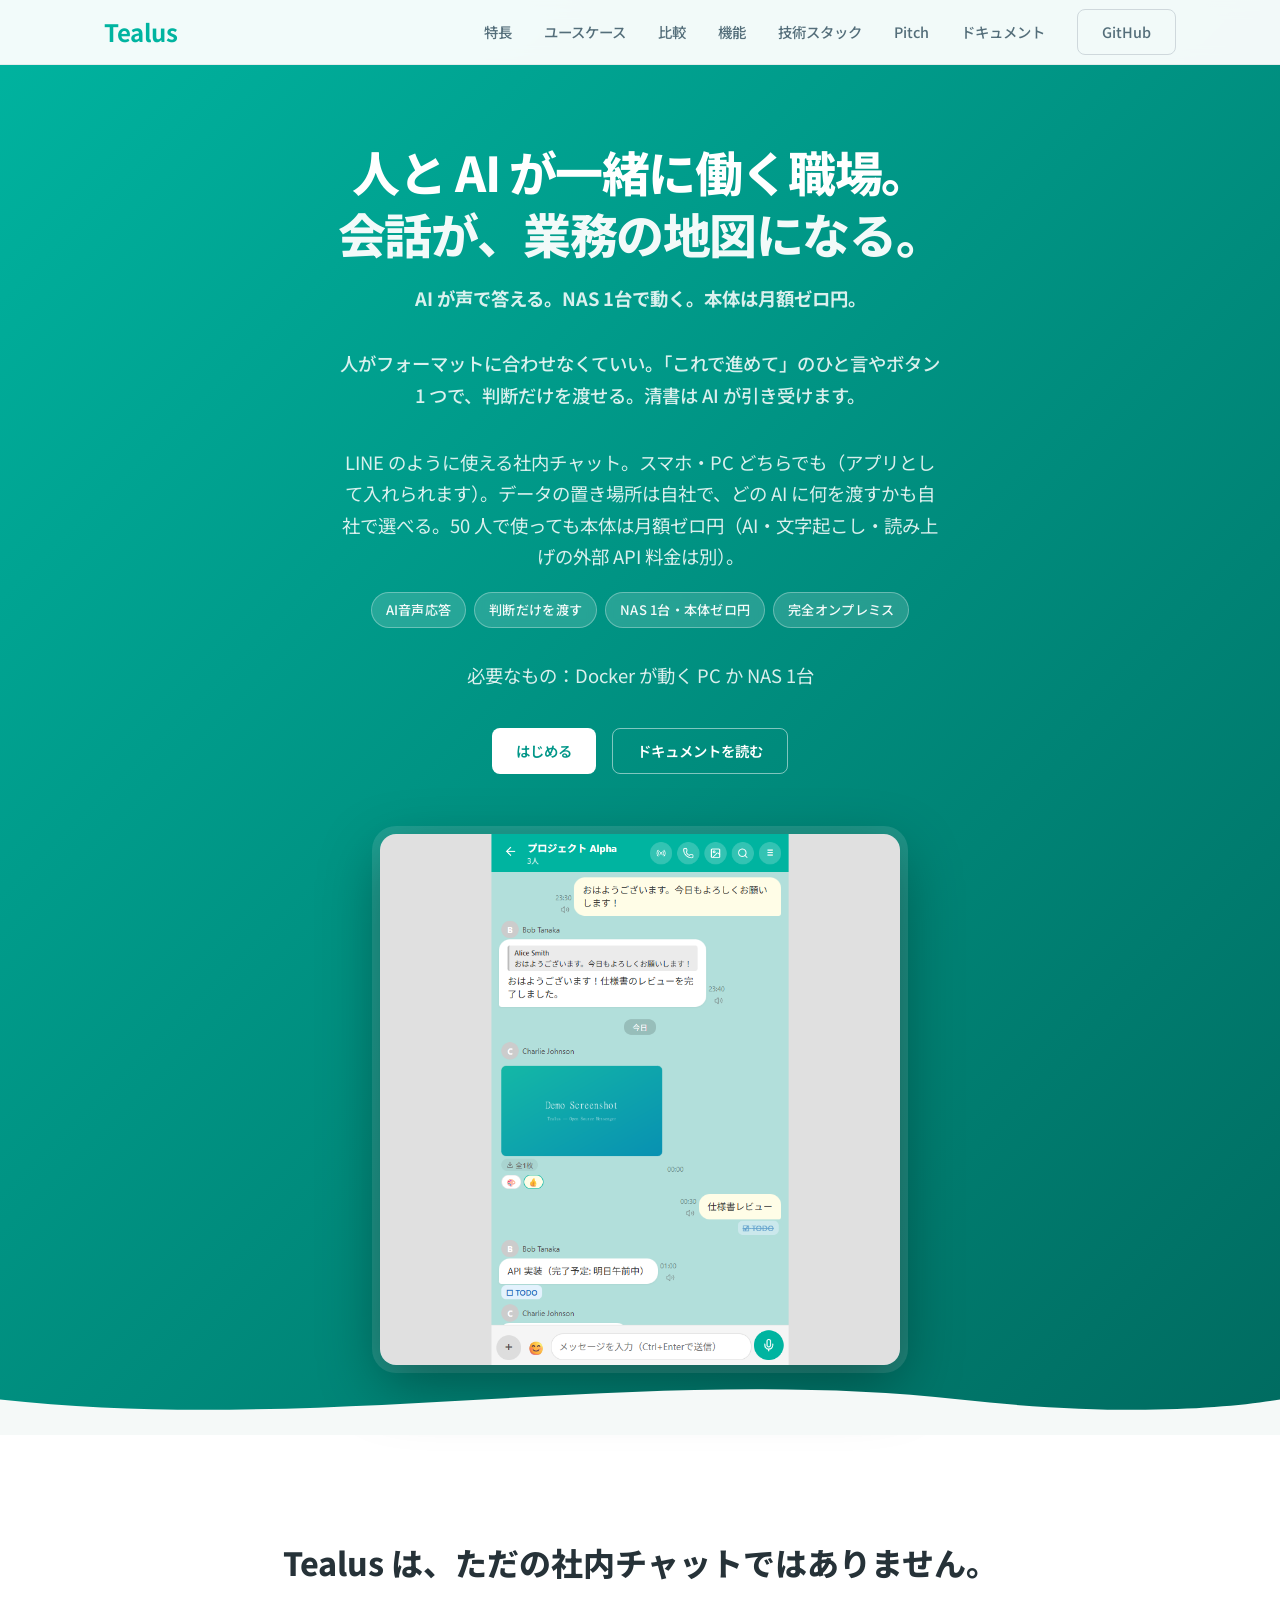
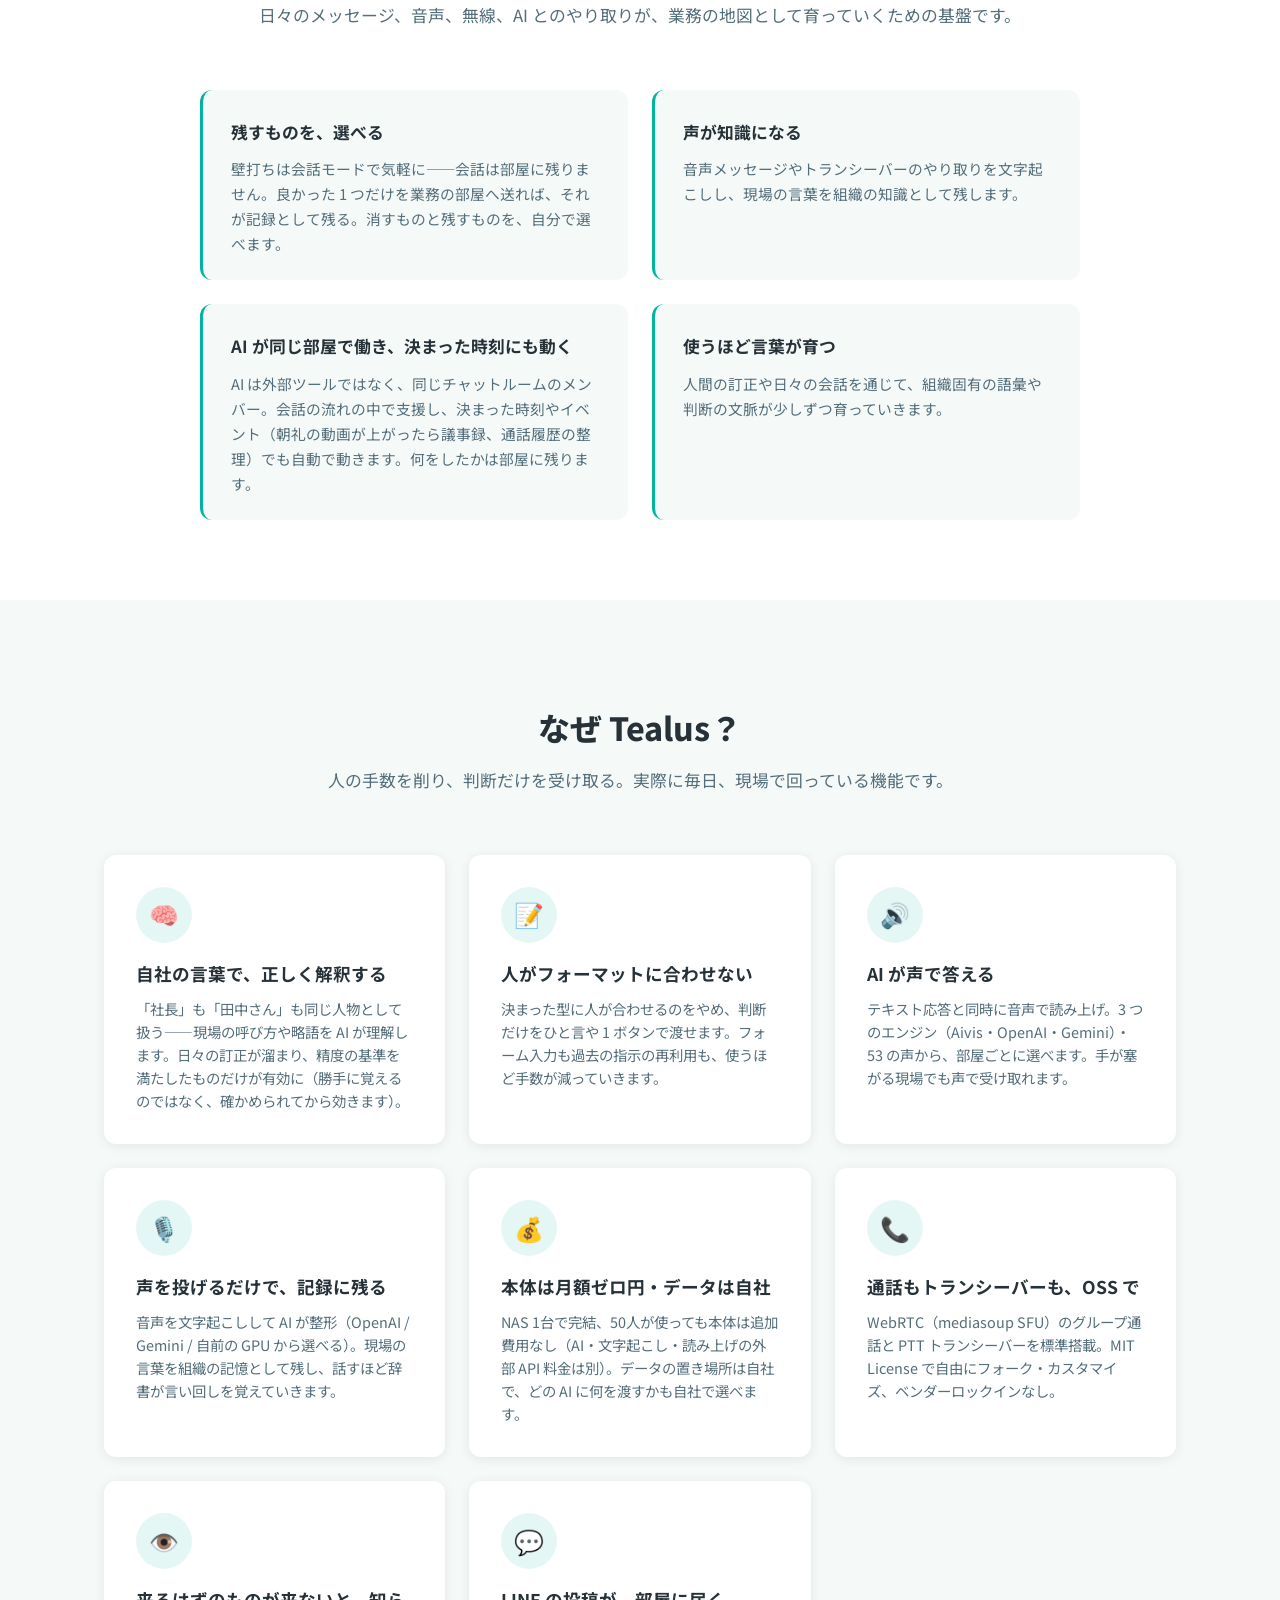
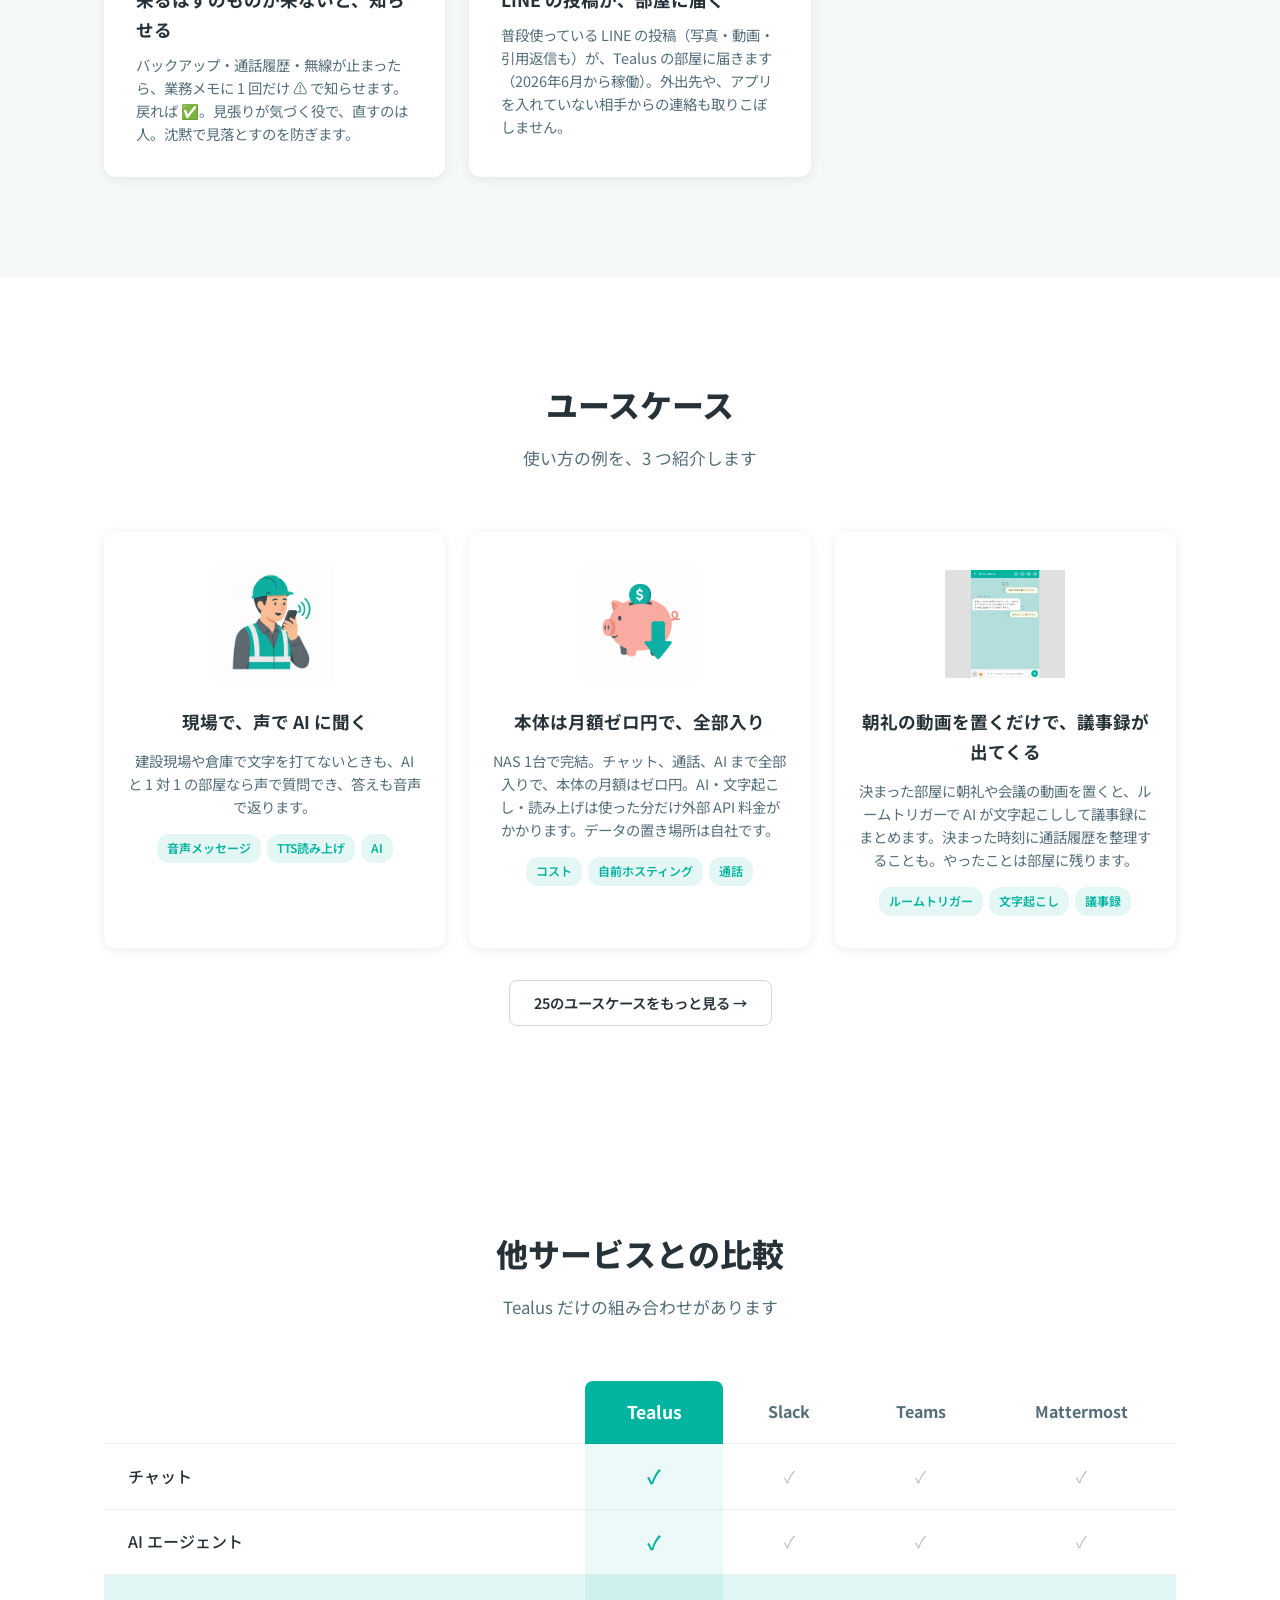
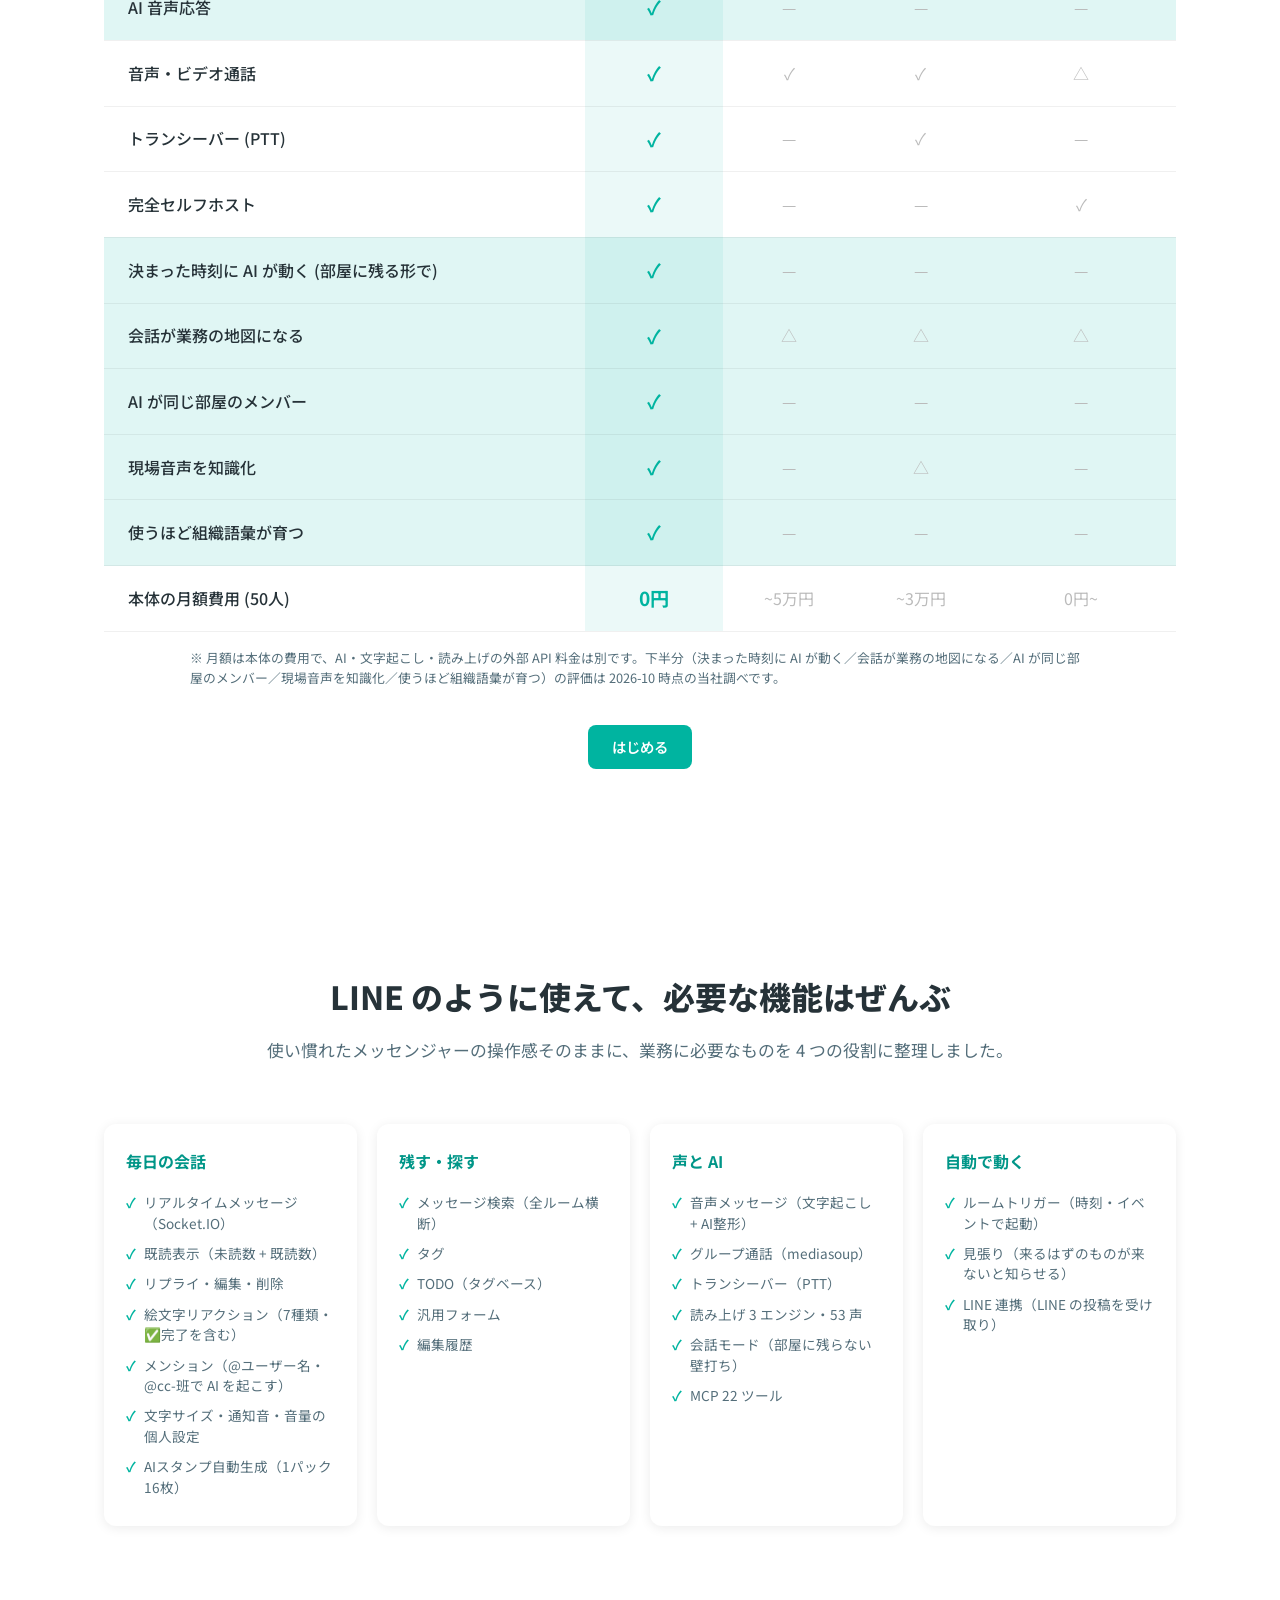
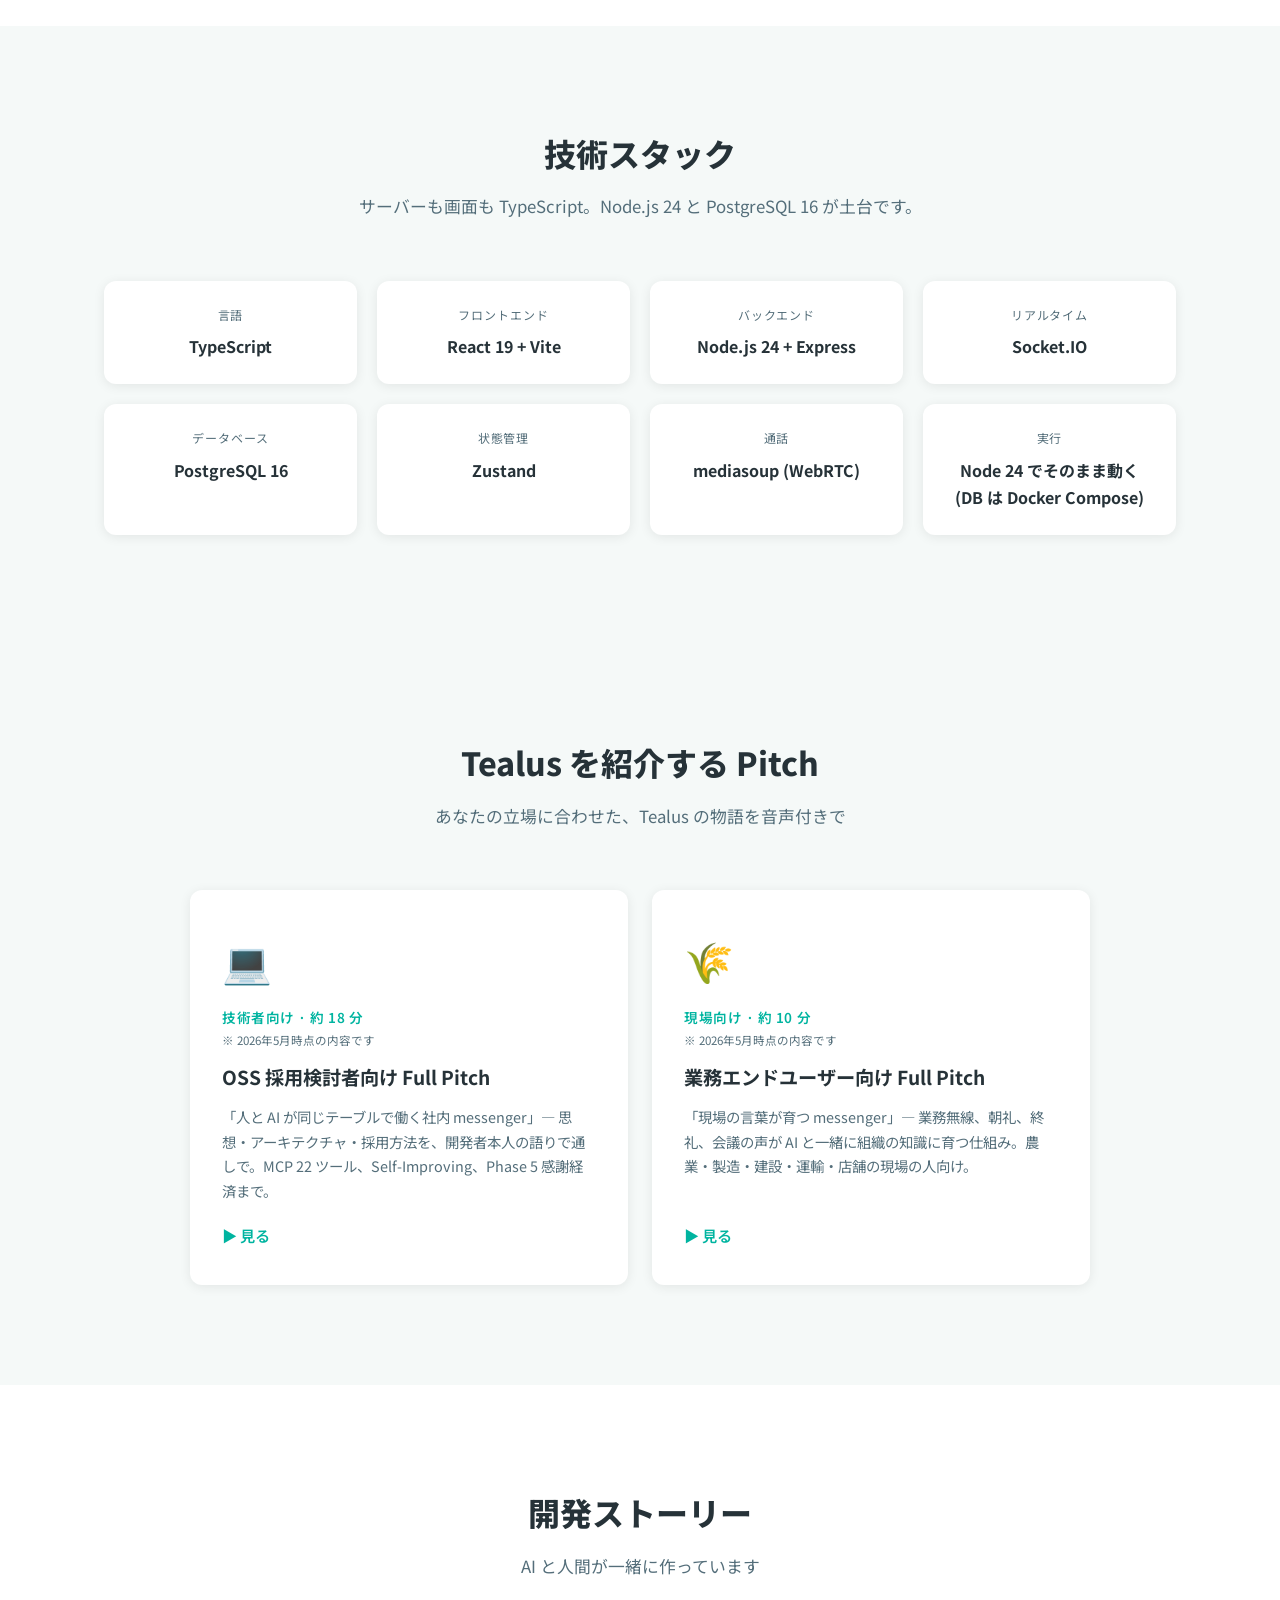
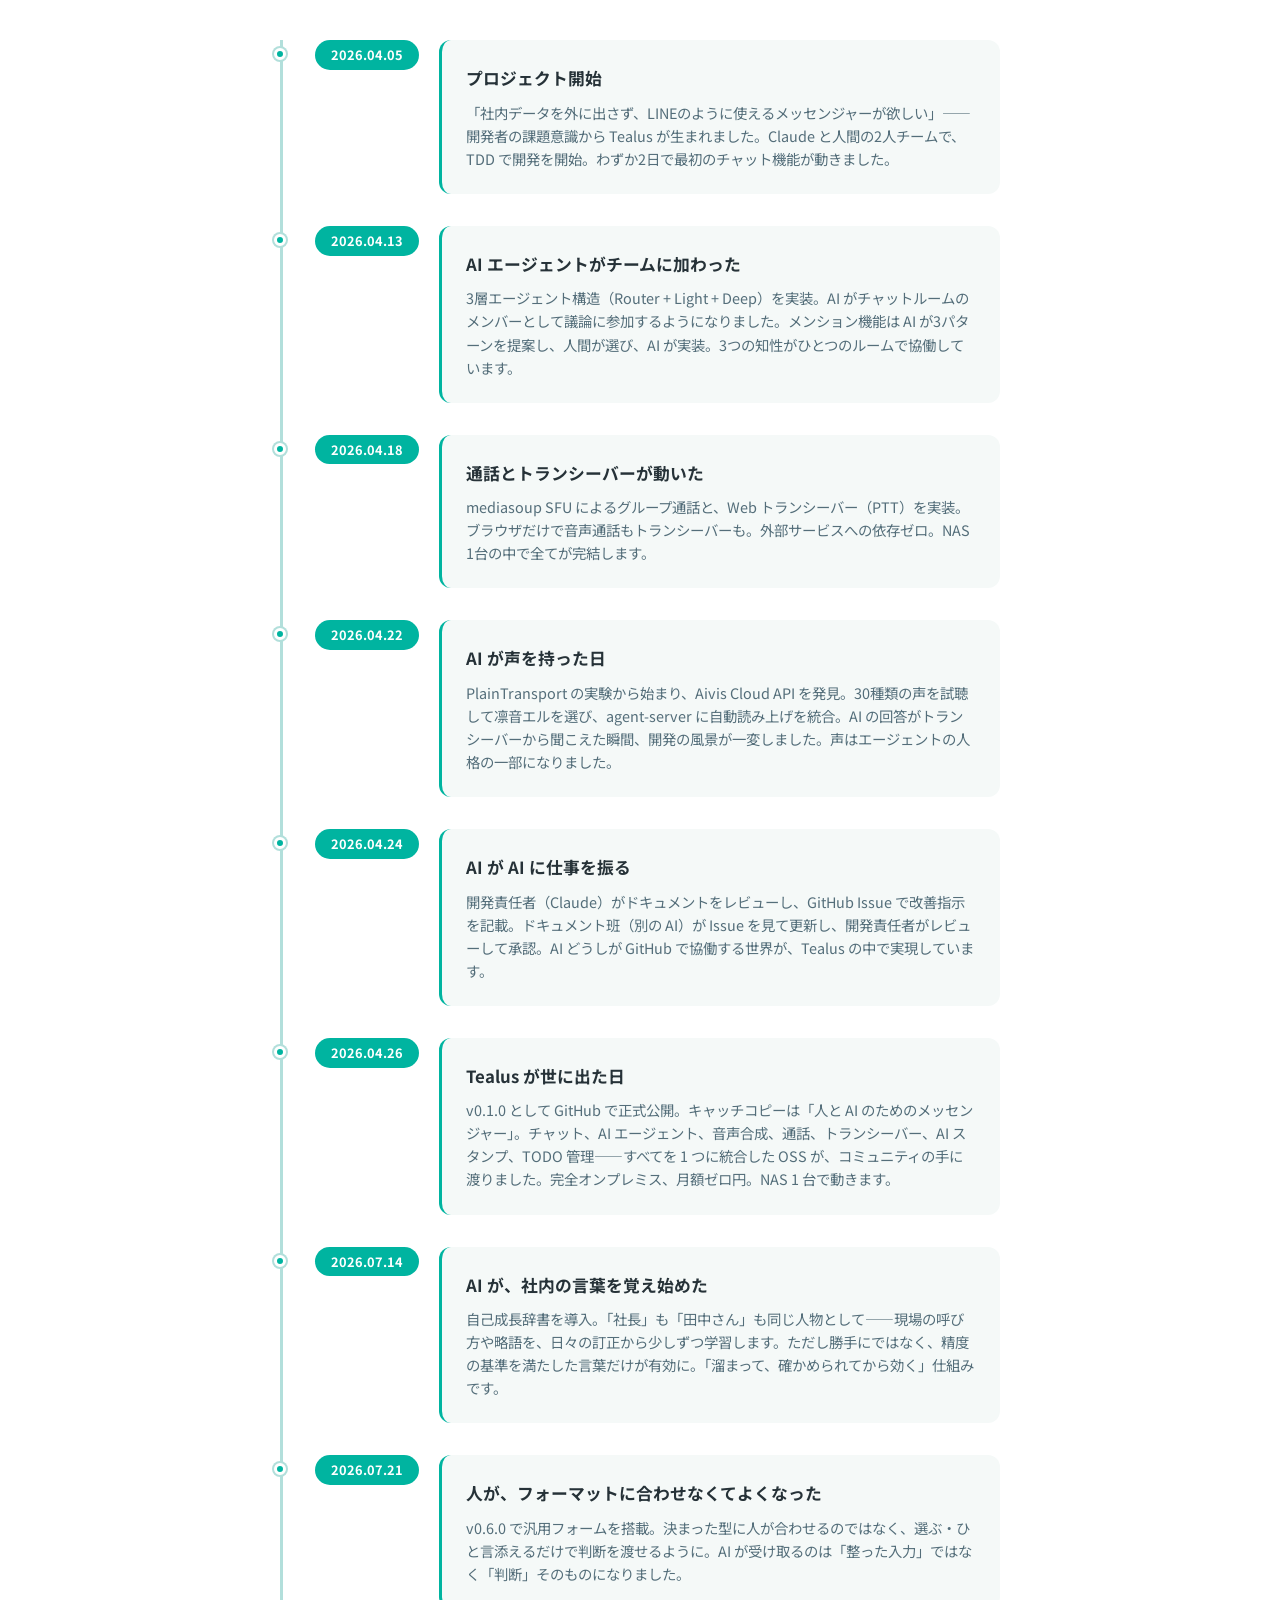
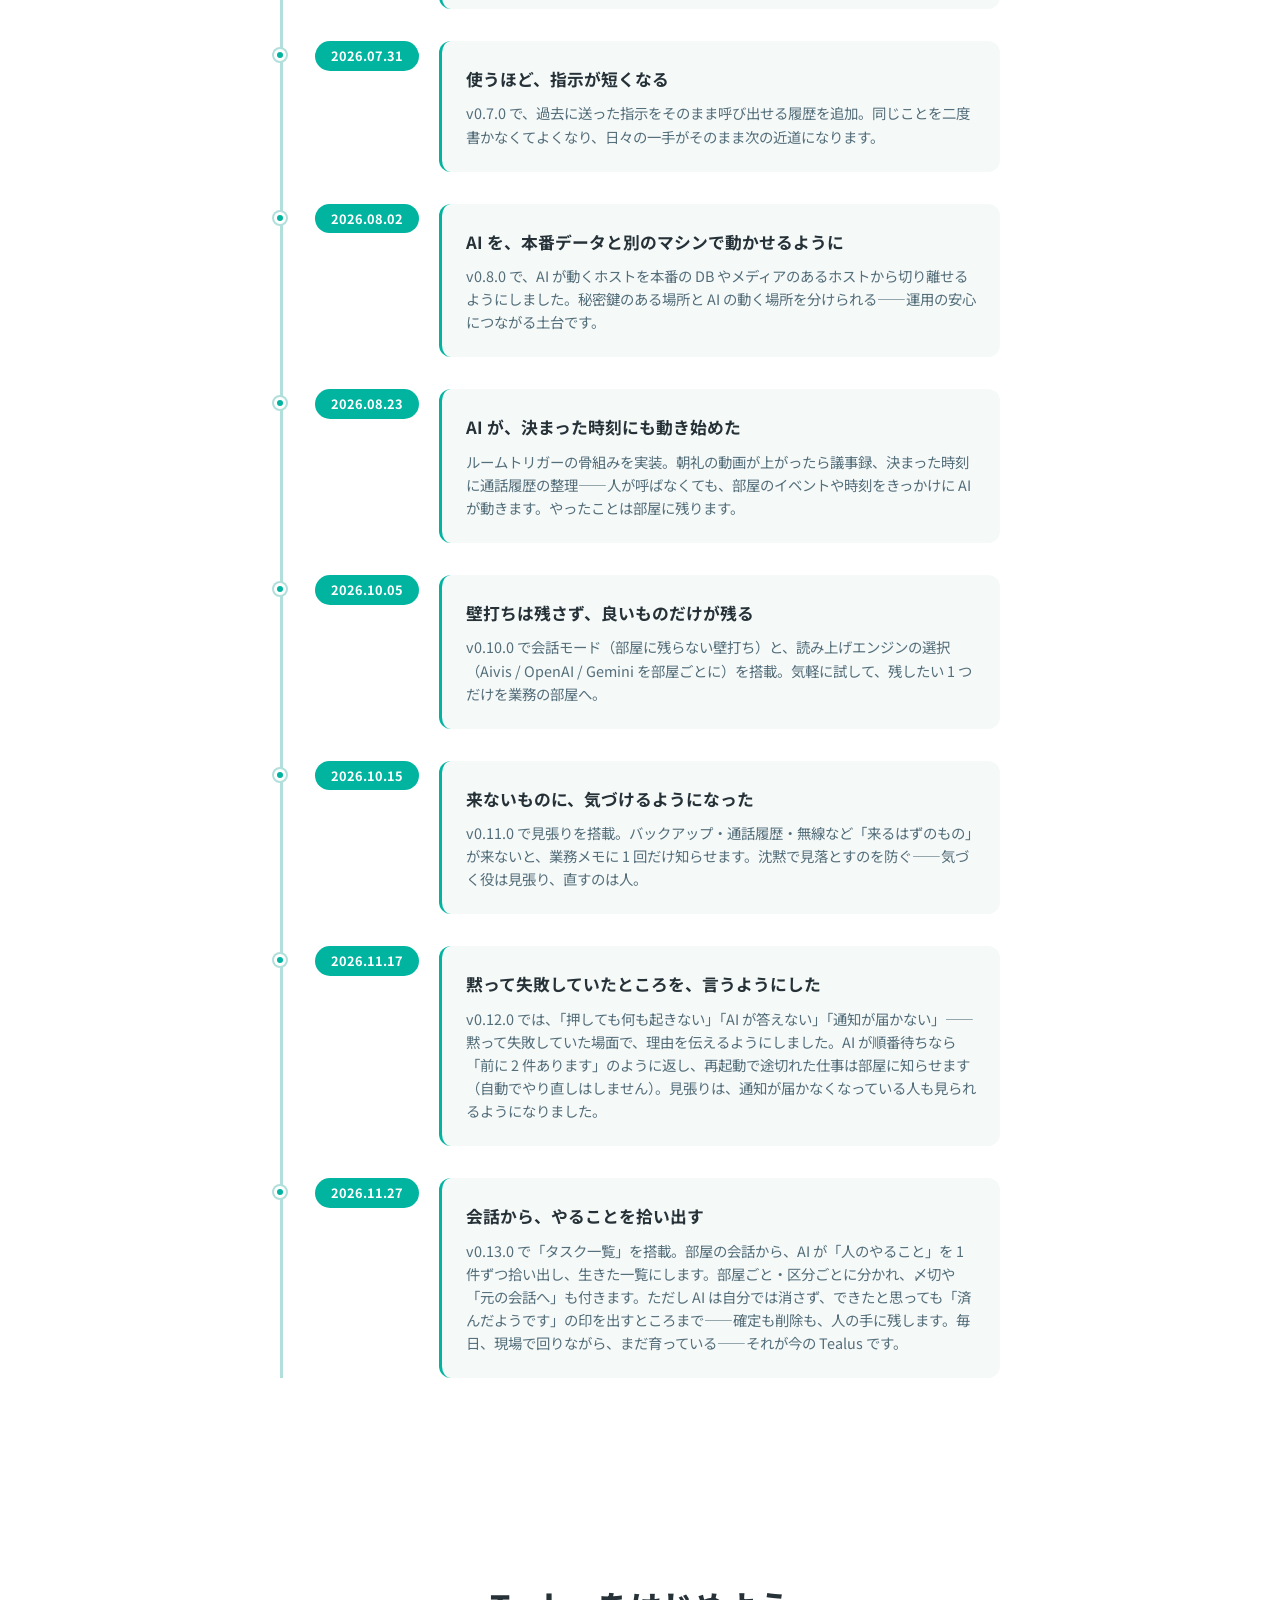
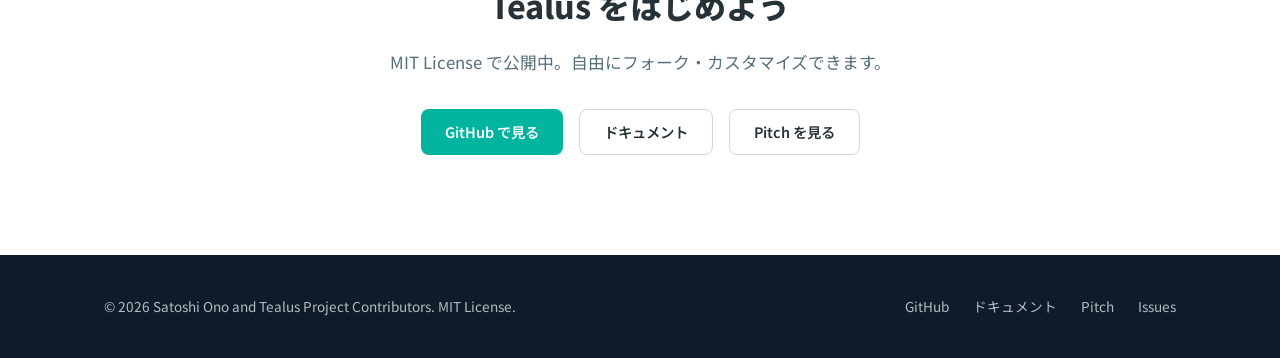
<file: index.html>
<!DOCTYPE html>
<html lang="ja">
<head>
  <meta charset="UTF-8">
  <meta name="viewport" content="width=device-width, initial-scale=1.0">
  <title>Tealus — 人と AI が一緒に働く職場。会話が、業務の地図になる。</title>
  <meta name="description" content="人と AI が同じ部屋で働く社内メッセンジャー。判断だけを渡せば、日々のチャット・音声・無線が業務の地図になる。AI が声で答え、社内の言葉を覚える。データの置き場所は自社、どの AI に何を渡すかも自社で選べる。NAS 1台・本体は月額ゼロ円。">
  <link rel="preconnect" href="https://fonts.googleapis.com">
  <link rel="preconnect" href="https://fonts.gstatic.com" crossorigin>
  <link href="https://fonts.googleapis.com/css2?family=Noto+Sans+JP:wght@400;500;600;700;800&display=swap" rel="stylesheet">
  <link rel="stylesheet" href="assets/css/style.css">
  <link rel="icon" type="image/svg+xml" href="data:image/svg+xml,<svg xmlns='http://www.w3.org/2000/svg' viewBox='0 0 100 100'><text y='.9em' font-size='90'>💬</text></svg>">
  <meta property="og:title" content="Tealus — 人と AI が一緒に働く職場。会話が、業務の地図になる。">
  <meta property="og:description" content="人と AI が同じ部屋で働く社内メッセンジャー。判断だけを渡せば、日々のチャット・音声・無線が業務の地図になる。AI が声で答え、社内の言葉を覚える。データの置き場所は自社、どの AI に何を渡すかも自社で選べる。NAS 1台・本体は月額ゼロ円。">
  <meta property="og:type" content="website">
  <meta property="og:url" content="https://tealus.dev/">
  <meta property="og:site_name" content="Tealus">
  <meta property="og:image" content="https://tealus.dev/assets/images/og-image-v2.png">
  <meta property="og:image:secure_url" content="https://tealus.dev/assets/images/og-image-v2.png">
  <meta property="og:image:type" content="image/png">
  <meta property="og:image:width" content="1200">
  <meta property="og:image:height" content="630">
  <meta property="og:image:alt" content="Tealus — 人と AI が同じテーブルで働く社内メッセンジャー">
  <meta name="twitter:card" content="summary_large_image">
  <meta name="twitter:title" content="Tealus — 人と AI が一緒に働く職場。会話が、業務の地図になる。">
  <meta name="twitter:description" content="人と AI が同じ部屋で働く社内メッセンジャー。判断だけを渡せば、会話が業務の地図になる。AI が声で答え、社内の言葉を覚える。データの置き場所は自社、本体は月額ゼロ円。">
  <meta name="twitter:image" content="https://tealus.dev/assets/images/og-image-v2.png">
</head>
<body>

  <!-- Header -->
  <header class="header">
    <div class="container">
      <div class="logo">Tealus</div>
      <nav class="nav">
        <a href="#features">特長</a>
        <a href="#usecases">ユースケース</a>
        <a href="#comparison">比較</a>
        <a href="#capabilities">機能</a>
        <a href="#techstack">技術スタック</a>
        <a href="#pitches">Pitch</a>
        <a href="https://docs.tealus.dev" target="_blank">ドキュメント</a>
        <a href="https://github.com/gamasenninn/tealus" target="_blank" class="btn btn-outline">GitHub</a>
      </nav>
    </div>
  </header>

  <!-- Hero -->
  <section class="hero">
    <div class="container">
      <h1>人と AI が一緒に働く職場。<br><span>会話が、業務の地図になる。</span></h1>
      <p class="hero-lead">AI が声で答える。NAS 1台で動く。本体は月額ゼロ円。</p>
      <p class="hero-sub">人がフォーマットに合わせなくていい。「これで進めて」のひと言やボタン 1 つで、判断だけを渡せる。清書は AI が引き受けます。</p>
      <p>LINE のように使える社内チャット。スマホ・PC どちらでも（アプリとして入れられます）。データの置き場所は自社で、どの AI に何を渡すかも自社で選べる。50 人で使っても本体は月額ゼロ円（AI・文字起こし・読み上げの外部 API 料金は別）。</p>
      <div class="hero-badges">
        <span class="hero-badge">AI音声応答</span>
        <span class="hero-badge">判断だけを渡す</span>
        <span class="hero-badge">NAS 1台・本体ゼロ円</span>
        <span class="hero-badge">完全オンプレミス</span>
      </div>
      <p class="hero-req">必要なもの：Docker が動く PC か NAS 1台</p>
      <div class="hero-buttons">
        <a href="https://docs.tealus.dev/admin/server-setup/" class="btn btn-primary">はじめる</a>
        <a href="https://docs.tealus.dev" class="btn btn-outline">ドキュメントを読む</a>
      </div>
      <div class="hero-visual">
        <img src="assets/images/hero-chat.png" alt="Tealus チャット画面" class="hero-img">
      </div>
    </div>
    <svg class="hero-wave" viewBox="0 0 1440 80" xmlns="http://www.w3.org/2000/svg" preserveAspectRatio="none">
      <path d="M0,40 C360,80 720,0 1080,40 C1260,60 1380,50 1440,40 L1440,80 L0,80 Z" fill="#F5F9F8"/>
    </svg>
  </section>

  <!-- Concept -->
  <section class="concept">
    <div class="container">
      <div class="section-title">
        <h2>Tealus は、ただの社内チャットではありません。</h2>
        <p>日々のメッセージ、音声、無線、AI とのやり取りが、業務の地図として育っていくための基盤です。</p>
      </div>
      <div class="concept-grid">
        <div class="concept-card">
          <h3>残すものを、選べる</h3>
          <p>壁打ちは会話モードで気軽に——会話は部屋に残りません。良かった 1 つだけを業務の部屋へ送れば、それが記録として残る。消すものと残すものを、自分で選べます。</p>
        </div>
        <div class="concept-card">
          <h3>声が知識になる</h3>
          <p>音声メッセージやトランシーバーのやり取りを文字起こしし、現場の言葉を組織の知識として残します。</p>
        </div>
        <div class="concept-card">
          <h3>AI が同じ部屋で働き、決まった時刻にも動く</h3>
          <p>AI は外部ツールではなく、同じチャットルームのメンバー。会話の流れの中で支援し、決まった時刻やイベント（朝礼の動画が上がったら議事録、通話履歴の整理）でも自動で動きます。何をしたかは部屋に残ります。</p>
        </div>
        <div class="concept-card">
          <h3>使うほど言葉が育つ</h3>
          <p>人間の訂正や日々の会話を通じて、組織固有の語彙や判断の文脈が少しずつ育っていきます。</p>
        </div>
      </div>
    </div>
  </section>

  <!-- Features -->
  <section class="features" id="features">
    <div class="container">
      <div class="section-title">
        <h2>なぜ Tealus？</h2>
        <p>人の手数を削り、判断だけを受け取る。実際に毎日、現場で回っている機能です。</p>
      </div>
      <div class="features-grid">
        <div class="feature-card">
          <div class="feature-icon">🧠</div>
          <h3>自社の言葉で、正しく解釈する</h3>
          <p>「社長」も「田中さん」も同じ人物として扱う——現場の呼び方や略語を AI が理解します。日々の訂正が溜まり、精度の基準を満たしたものだけが有効に（勝手に覚えるのではなく、確かめられてから効きます）。</p>
        </div>
        <div class="feature-card">
          <div class="feature-icon">📝</div>
          <h3>人がフォーマットに合わせない</h3>
          <p>決まった型に人が合わせるのをやめ、判断だけをひと言や 1 ボタンで渡せます。フォーム入力も過去の指示の再利用も、使うほど手数が減っていきます。</p>
        </div>
        <div class="feature-card">
          <div class="feature-icon">🔊</div>
          <h3>AI が声で答える</h3>
          <p>テキスト応答と同時に音声で読み上げ。3 つのエンジン（Aivis・OpenAI・Gemini）・53 の声から、部屋ごとに選べます。手が塞がる現場でも声で受け取れます。</p>
        </div>
        <div class="feature-card">
          <div class="feature-icon">🎙️</div>
          <h3>声を投げるだけで、記録に残る</h3>
          <p>音声を文字起こしして AI が整形（OpenAI / Gemini / 自前の GPU から選べる）。現場の言葉を組織の記憶として残し、話すほど辞書が言い回しを覚えていきます。</p>
        </div>
        <div class="feature-card">
          <div class="feature-icon">💰</div>
          <h3>本体は月額ゼロ円・データは自社</h3>
          <p>NAS 1台で完結、50人が使っても本体は追加費用なし（AI・文字起こし・読み上げの外部 API 料金は別）。データの置き場所は自社で、どの AI に何を渡すかも自社で選べます。</p>
        </div>
        <div class="feature-card">
          <div class="feature-icon">📞</div>
          <h3>通話もトランシーバーも、OSS で</h3>
          <p>WebRTC（mediasoup SFU）のグループ通話と PTT トランシーバーを標準搭載。MIT License で自由にフォーク・カスタマイズ、ベンダーロックインなし。</p>
        </div>
        <div class="feature-card">
          <div class="feature-icon">👁️</div>
          <h3>来るはずのものが来ないと、知らせる</h3>
          <p>バックアップ・通話履歴・無線が止まったら、業務メモに 1 回だけ ⚠️ で知らせます。戻れば ✅。見張りが気づく役で、直すのは人。沈黙で見落とすのを防ぎます。</p>
        </div>
        <div class="feature-card">
          <div class="feature-icon">💬</div>
          <h3>LINE の投稿が、部屋に届く</h3>
          <p>普段使っている LINE の投稿（写真・動画・引用返信も）が、Tealus の部屋に届きます（2026年6月から稼働）。外出先や、アプリを入れていない相手からの連絡も取りこぼしません。</p>
        </div>
      </div>
    </div>
  </section>

  <!-- Usecases -->
  <section class="usecases" id="usecases">
    <div class="container">
      <div class="section-title">
        <h2>ユースケース</h2>
        <p>使い方の例を、3 つ紹介します</p>
      </div>
      <div class="usecases-grid">
        <div class="usecase-card">
          <img src="assets/images/uc-construction.png" alt="現場で、声で AI に聞く" class="usecase-img">
          <h3>現場で、声で AI に聞く</h3>
          <p>建設現場や倉庫で文字を打てないときも、AI と 1 対 1 の部屋なら声で質問でき、答えも音声で返ります。</p>
          <div class="usecase-tags">
            <span class="usecase-tag">音声メッセージ</span>
            <span class="usecase-tag">TTS読み上げ</span>
            <span class="usecase-tag">AI</span>
          </div>
        </div>
        <div class="usecase-card">
          <img src="assets/images/uc-cost.png" alt="本体は月額ゼロ円で全部入り" class="usecase-img">
          <h3>本体は月額ゼロ円で、全部入り</h3>
          <p>NAS 1台で完結。チャット、通話、AI まで全部入りで、本体の月額はゼロ円。AI・文字起こし・読み上げは使った分だけ外部 API 料金がかかります。データの置き場所は自社です。</p>
          <div class="usecase-tags">
            <span class="usecase-tag">コスト</span>
            <span class="usecase-tag">自前ホスティング</span>
            <span class="usecase-tag">通話</span>
          </div>
        </div>
        <div class="usecase-card">
          <img src="assets/images/chat-group.png" alt="朝礼の動画を置くだけで議事録が出てくる" class="usecase-img">
          <h3>朝礼の動画を置くだけで、議事録が出てくる</h3>
          <p>決まった部屋に朝礼や会議の動画を置くと、ルームトリガーで AI が文字起こしして議事録にまとめます。決まった時刻に通話履歴を整理することも。やったことは部屋に残ります。</p>
          <div class="usecase-tags">
            <span class="usecase-tag">ルームトリガー</span>
            <span class="usecase-tag">文字起こし</span>
            <span class="usecase-tag">議事録</span>
          </div>
        </div>
      </div>
      <div class="usecases-more">
        <a href="https://docs.tealus.dev/usecases/" target="_blank" class="btn btn-outline">25のユースケースをもっと見る →</a>
      </div>
    </div>
  </section>

  <!-- Comparison -->
  <section class="comparison" id="comparison">
    <div class="container">
      <div class="section-title">
        <h2>他サービスとの比較</h2>
        <p>Tealus だけの組み合わせがあります</p>
      </div>
      <div class="comparison-table-wrapper">
        <table class="comparison-table">
          <thead>
            <tr>
              <th></th>
              <th class="highlight">Tealus</th>
              <th>Slack</th>
              <th>Teams</th>
              <th>Mattermost</th>
            </tr>
          </thead>
          <tbody>
            <tr><td>チャット</td><td class="highlight">&#10003;</td><td>&#10003;</td><td>&#10003;</td><td>&#10003;</td></tr>
            <tr><td>AI エージェント</td><td class="highlight">&#10003;</td><td>&#10003;</td><td>&#10003;</td><td>&#10003;</td></tr>
            <tr class="unique-row"><td>AI 音声応答</td><td class="highlight">&#10003;</td><td>&mdash;</td><td>&mdash;</td><td>&mdash;</td></tr>
            <tr><td>音声・ビデオ通話</td><td class="highlight">&#10003;</td><td>&#10003;</td><td>&#10003;</td><td>&#9651;</td></tr>
            <tr><td>トランシーバー (PTT)</td><td class="highlight">&#10003;</td><td>&mdash;</td><td>&#10003;</td><td>&mdash;</td></tr>
            <tr><td>完全セルフホスト</td><td class="highlight">&#10003;</td><td>&mdash;</td><td>&mdash;</td><td>&#10003;</td></tr>
            <tr class="unique-row"><td>決まった時刻に AI が動く (部屋に残る形で)</td><td class="highlight">&#10003;</td><td>&mdash;</td><td>&mdash;</td><td>&mdash;</td></tr>
            <tr class="unique-row"><td>会話が業務の地図になる</td><td class="highlight">&#10003;</td><td>&#9651;</td><td>&#9651;</td><td>&#9651;</td></tr>
            <tr class="unique-row"><td>AI が同じ部屋のメンバー</td><td class="highlight">&#10003;</td><td>&mdash;</td><td>&mdash;</td><td>&mdash;</td></tr>
            <tr class="unique-row"><td>現場音声を知識化</td><td class="highlight">&#10003;</td><td>&mdash;</td><td>&#9651;</td><td>&mdash;</td></tr>
            <tr class="unique-row"><td>使うほど組織語彙が育つ</td><td class="highlight">&#10003;</td><td>&mdash;</td><td>&mdash;</td><td>&mdash;</td></tr>
            <tr><td>本体の月額費用 (50人)</td><td class="highlight price-zero">0円</td><td>~5万円</td><td>~3万円</td><td>0円~</td></tr>
          </tbody>
        </table>
      </div>
      <p class="table-note">※ 月額は本体の費用で、AI・文字起こし・読み上げの外部 API 料金は別です。下半分（決まった時刻に AI が動く／会話が業務の地図になる／AI が同じ部屋のメンバー／現場音声を知識化／使うほど組織語彙が育つ）の評価は 2026-10 時点の当社調べです。</p>
      <div class="comparison-cta">
        <a href="https://docs.tealus.dev/admin/server-setup/" class="btn btn-primary">はじめる</a>
      </div>
    </div>
  </section>

  <!-- Capabilities -->
  <section class="capabilities" id="capabilities">
    <div class="container">
      <div class="section-title">
        <h2>LINE のように使えて、必要な機能はぜんぶ</h2>
        <p>使い慣れたメッセンジャーの操作感そのままに、業務に必要なものを 4 つの役割に整理しました。</p>
      </div>
      <div class="cap-groups">
        <div class="cap-group">
          <h3>毎日の会話</h3>
          <ul>
            <li>リアルタイムメッセージ（Socket.IO）</li>
            <li>既読表示（未読数 + 既読数）</li>
            <li>リプライ・編集・削除</li>
            <li>絵文字リアクション（7種類・✅完了を含む）</li>
            <li>メンション（@ユーザー名・@cc-班で AI を起こす）</li>
            <li>文字サイズ・通知音・音量の個人設定</li>
            <li>AIスタンプ自動生成（1パック16枚）</li>
          </ul>
        </div>
        <div class="cap-group">
          <h3>残す・探す</h3>
          <ul>
            <li>メッセージ検索（全ルーム横断）</li>
            <li>タグ</li>
            <li>TODO（タグベース）</li>
            <li>汎用フォーム</li>
            <li>編集履歴</li>
          </ul>
        </div>
        <div class="cap-group">
          <h3>声と AI</h3>
          <ul>
            <li>音声メッセージ（文字起こし + AI整形）</li>
            <li>グループ通話（mediasoup）</li>
            <li>トランシーバー（PTT）</li>
            <li>読み上げ 3 エンジン・53 声</li>
            <li>会話モード（部屋に残らない壁打ち）</li>
            <li>MCP 22 ツール</li>
          </ul>
        </div>
        <div class="cap-group">
          <h3>自動で動く</h3>
          <ul>
            <li>ルームトリガー（時刻・イベントで起動）</li>
            <li>見張り（来るはずのものが来ないと知らせる）</li>
            <li>LINE 連携（LINE の投稿を受け取り）</li>
          </ul>
        </div>
      </div>
    </div>
  </section>

  <!-- Tech Stack -->
  <section class="techstack" id="techstack">
    <div class="container">
      <div class="section-title">
        <h2>技術スタック</h2>
        <p>サーバーも画面も TypeScript。Node.js 24 と PostgreSQL 16 が土台です。</p>
      </div>
      <div class="tech-grid">
        <div class="tech-item">
          <div class="tech-label">言語</div>
          <div class="tech-name">TypeScript</div>
        </div>
        <div class="tech-item">
          <div class="tech-label">フロントエンド</div>
          <div class="tech-name">React 19 + Vite</div>
        </div>
        <div class="tech-item">
          <div class="tech-label">バックエンド</div>
          <div class="tech-name">Node.js 24 + Express</div>
        </div>
        <div class="tech-item">
          <div class="tech-label">リアルタイム</div>
          <div class="tech-name">Socket.IO</div>
        </div>
        <div class="tech-item">
          <div class="tech-label">データベース</div>
          <div class="tech-name">PostgreSQL 16</div>
        </div>
        <div class="tech-item">
          <div class="tech-label">状態管理</div>
          <div class="tech-name">Zustand</div>
        </div>
        <div class="tech-item">
          <div class="tech-label">通話</div>
          <div class="tech-name">mediasoup (WebRTC)</div>
        </div>
        <div class="tech-item">
          <div class="tech-label">実行</div>
          <div class="tech-name">Node 24 でそのまま動く<br>(DB は Docker Compose)</div>
        </div>
      </div>
    </div>
  </section>

  <!-- Pitches -->
  <section class="pitches" id="pitches">
    <div class="container">
      <div class="section-title">
        <h2>Tealus を紹介する Pitch</h2>
        <p>あなたの立場に合わせた、Tealus の物語を音声付きで</p>
      </div>
      <div class="pitches-grid">
        <a href="/pitch/" class="pitch-card">
          <div class="pitch-icon">💻</div>
          <div class="pitch-meta">技術者向け · 約 18 分</div>
          <div class="pitch-note">※ 2026年5月時点の内容です</div>
          <h3>OSS 採用検討者向け Full Pitch</h3>
          <p>「人と AI が同じテーブルで働く社内 messenger」— 思想・アーキテクチャ・採用方法を、開発者本人の語りで通しで。MCP 22 ツール、Self-Improving、Phase 5 感謝経済まで。</p>
          <div class="pitch-cta">▶ 見る</div>
        </a>
        <a href="/pitch/field/" class="pitch-card">
          <div class="pitch-icon">🌾</div>
          <div class="pitch-meta">現場向け · 約 10 分</div>
          <div class="pitch-note">※ 2026年5月時点の内容です</div>
          <h3>業務エンドユーザー向け Full Pitch</h3>
          <p>「現場の言葉が育つ messenger」— 業務無線、朝礼、終礼、会議の声が AI と一緒に組織の知識に育つ仕組み。農業・製造・建設・運輸・店舗の現場の人向け。</p>
          <div class="pitch-cta">▶ 見る</div>
        </a>
      </div>
    </div>
  </section>

  <!-- Story -->
  <section class="story" id="story">
    <div class="container">
      <div class="section-title">
        <h2>開発ストーリー</h2>
        <p>AI と人間が一緒に作っています</p>
      </div>
      <div class="story-timeline">
        <div class="story-item">
          <div class="story-date">2026.04.05</div>
          <div class="story-content">
            <h3>プロジェクト開始</h3>
            <p>「社内データを外に出さず、LINEのように使えるメッセンジャーが欲しい」——開発者の課題意識から Tealus が生まれました。Claude と人間の2人チームで、TDD で開発を開始。わずか2日で最初のチャット機能が動きました。</p>
          </div>
        </div>
        <div class="story-item">
          <div class="story-date">2026.04.13</div>
          <div class="story-content">
            <h3>AI エージェントがチームに加わった</h3>
            <p>3層エージェント構造（Router + Light + Deep）を実装。AI がチャットルームのメンバーとして議論に参加するようになりました。メンション機能は AI が3パターンを提案し、人間が選び、AI が実装。3つの知性がひとつのルームで協働しています。</p>
          </div>
        </div>
        <div class="story-item">
          <div class="story-date">2026.04.18</div>
          <div class="story-content">
            <h3>通話とトランシーバーが動いた</h3>
            <p>mediasoup SFU によるグループ通話と、Web トランシーバー（PTT）を実装。ブラウザだけで音声通話もトランシーバーも。外部サービスへの依存ゼロ。NAS 1台の中で全てが完結します。</p>
          </div>
        </div>
        <div class="story-item">
          <div class="story-date">2026.04.22</div>
          <div class="story-content">
            <h3>AI が声を持った日</h3>
            <p>PlainTransport の実験から始まり、Aivis Cloud API を発見。30種類の声を試聴して凛音エルを選び、agent-server に自動読み上げを統合。AI の回答がトランシーバーから聞こえた瞬間、開発の風景が一変しました。声はエージェントの人格の一部になりました。</p>
          </div>
        </div>
        <div class="story-item">
          <div class="story-date">2026.04.24</div>
          <div class="story-content">
            <h3>AI が AI に仕事を振る</h3>
            <p>開発責任者（Claude）がドキュメントをレビューし、GitHub Issue で改善指示を記載。ドキュメント班（別の AI）が Issue を見て更新し、開発責任者がレビューして承認。AI どうしが GitHub で協働する世界が、Tealus の中で実現しています。</p>
          </div>
        </div>
        <div class="story-item">
          <div class="story-date">2026.04.26</div>
          <div class="story-content">
            <h3>Tealus が世に出た日</h3>
            <p>v0.1.0 として GitHub で正式公開。キャッチコピーは「人と AI のためのメッセンジャー」。チャット、AI エージェント、音声合成、通話、トランシーバー、AI スタンプ、TODO 管理——すべてを 1 つに統合した OSS が、コミュニティの手に渡りました。完全オンプレミス、月額ゼロ円。NAS 1 台で動きます。</p>
          </div>
        </div>
        <div class="story-item">
          <div class="story-date">2026.07.14</div>
          <div class="story-content">
            <h3>AI が、社内の言葉を覚え始めた</h3>
            <p>自己成長辞書を導入。「社長」も「田中さん」も同じ人物として——現場の呼び方や略語を、日々の訂正から少しずつ学習します。ただし勝手にではなく、精度の基準を満たした言葉だけが有効に。「溜まって、確かめられてから効く」仕組みです。</p>
          </div>
        </div>
        <div class="story-item">
          <div class="story-date">2026.07.21</div>
          <div class="story-content">
            <h3>人が、フォーマットに合わせなくてよくなった</h3>
            <p>v0.6.0 で汎用フォームを搭載。決まった型に人が合わせるのではなく、選ぶ・ひと言添えるだけで判断を渡せるように。AI が受け取るのは「整った入力」ではなく「判断」そのものになりました。</p>
          </div>
        </div>
        <div class="story-item">
          <div class="story-date">2026.07.31</div>
          <div class="story-content">
            <h3>使うほど、指示が短くなる</h3>
            <p>v0.7.0 で、過去に送った指示をそのまま呼び出せる履歴を追加。同じことを二度書かなくてよくなり、日々の一手がそのまま次の近道になります。</p>
          </div>
        </div>
        <div class="story-item">
          <div class="story-date">2026.08.02</div>
          <div class="story-content">
            <h3>AI を、本番データと別のマシンで動かせるように</h3>
            <p>v0.8.0 で、AI が動くホストを本番の DB やメディアのあるホストから切り離せるようにしました。秘密鍵のある場所と AI の動く場所を分けられる——運用の安心につながる土台です。</p>
          </div>
        </div>
        <div class="story-item">
          <div class="story-date">2026.08.23</div>
          <div class="story-content">
            <h3>AI が、決まった時刻にも動き始めた</h3>
            <p>ルームトリガーの骨組みを実装。朝礼の動画が上がったら議事録、決まった時刻に通話履歴の整理——人が呼ばなくても、部屋のイベントや時刻をきっかけに AI が動きます。やったことは部屋に残ります。</p>
          </div>
        </div>
        <div class="story-item">
          <div class="story-date">2026.10.05</div>
          <div class="story-content">
            <h3>壁打ちは残さず、良いものだけが残る</h3>
            <p>v0.10.0 で会話モード（部屋に残らない壁打ち）と、読み上げエンジンの選択（Aivis / OpenAI / Gemini を部屋ごとに）を搭載。気軽に試して、残したい 1 つだけを業務の部屋へ。</p>
          </div>
        </div>
        <div class="story-item">
          <div class="story-date">2026.10.15</div>
          <div class="story-content">
            <h3>来ないものに、気づけるようになった</h3>
            <p>v0.11.0 で見張りを搭載。バックアップ・通話履歴・無線など「来るはずのもの」が来ないと、業務メモに 1 回だけ知らせます。沈黙で見落とすのを防ぐ——気づく役は見張り、直すのは人。</p>
          </div>
        </div>
        <div class="story-item">
          <div class="story-date">2026.11.17</div>
          <div class="story-content">
            <h3>黙って失敗していたところを、言うようにした</h3>
            <p>v0.12.0 では、「押しても何も起きない」「AI が答えない」「通知が届かない」——黙って失敗していた場面で、理由を伝えるようにしました。AI が順番待ちなら「前に 2 件あります」のように返し、再起動で途切れた仕事は部屋に知らせます（自動でやり直しはしません）。見張りは、通知が届かなくなっている人も見られるようになりました。</p>
          </div>
        </div>
        <div class="story-item">
          <div class="story-date">2026.11.27</div>
          <div class="story-content">
            <h3>会話から、やることを拾い出す</h3>
            <p>v0.13.0 で「タスク一覧」を搭載。部屋の会話から、AI が「人のやること」を 1 件ずつ拾い出し、生きた一覧にします。部屋ごと・区分ごとに分かれ、〆切や「元の会話へ」も付きます。ただし AI は自分では消さず、できたと思っても「済んだようです」の印を出すところまで——確定も削除も、人の手に残します。毎日、現場で回りながら、まだ育っている——それが今の Tealus です。</p>
          </div>
        </div>
      </div>
    </div>
  </section>

  <!-- CTA -->
  <section class="cta">
    <div class="container">
      <h2>Tealus をはじめよう</h2>
      <p>MIT License で公開中。自由にフォーク・カスタマイズできます。</p>
      <div class="cta-buttons">
        <a href="https://github.com/gamasenninn/tealus" target="_blank" class="btn btn-primary">GitHub で見る</a>
        <a href="https://docs.tealus.dev" target="_blank" class="btn btn-outline">ドキュメント</a>
        <a href="#pitches" class="btn btn-outline">Pitch を見る</a>
      </div>
    </div>
  </section>

  <!-- Footer -->
  <footer class="footer">
    <div class="container">
      <div>&copy; 2026 Satoshi Ono and Tealus Project Contributors. MIT License.</div>
      <div class="footer-links">
        <a href="https://github.com/gamasenninn/tealus" target="_blank">GitHub</a>
        <a href="https://docs.tealus.dev" target="_blank">ドキュメント</a>
        <a href="#pitches">Pitch</a>
        <a href="https://github.com/gamasenninn/tealus/issues" target="_blank">Issues</a>
      </div>
    </div>
  </footer>

</body>
</html>
</file>
<file: assets/css/style.css>
/* ===== Reset & Base ===== */
*, *::before, *::after { box-sizing: border-box; margin: 0; padding: 0; }

:root {
  --primary: #00B4A0;
  --primary-dark: #009688;
  --primary-light: #B2DFDB;
  --text: #263238;
  --text-secondary: #546E7A;
  --bg: #FFFFFF;
  --bg-alt: #F5F9F8;
  --bg-dark: #1A2332;
  --shadow: 0 2px 12px rgba(0, 0, 0, 0.08);
  --radius: 12px;
}

html { scroll-behavior: smooth; }

body {
  font-family: 'Noto Sans JP', -apple-system, BlinkMacSystemFont, sans-serif;
  color: var(--text);
  background: var(--bg);
  line-height: 1.7;
  -webkit-font-smoothing: antialiased;
}

a { color: var(--primary-dark); text-decoration: none; }
img { max-width: 100%; height: auto; }

.container {
  max-width: 1120px;
  margin: 0 auto;
  padding: 0 24px;
}

/* ===== Header ===== */
.header {
  position: fixed;
  top: 0;
  left: 0;
  right: 0;
  z-index: 100;
  background: rgba(255, 255, 255, 0.95);
  backdrop-filter: blur(8px);
  border-bottom: 1px solid rgba(0, 0, 0, 0.06);
}

.header .container {
  display: flex;
  align-items: center;
  justify-content: space-between;
  height: 64px;
}

.logo {
  font-size: 1.5rem;
  font-weight: 700;
  color: var(--primary);
  letter-spacing: -0.02em;
}

.nav { display: flex; gap: 32px; align-items: center; }
.nav a { color: var(--text-secondary); font-size: 0.9rem; font-weight: 500; transition: color 0.2s; }
.nav a:hover { color: var(--primary); }

.btn {
  display: inline-flex;
  align-items: center;
  gap: 8px;
  padding: 10px 24px;
  border-radius: 8px;
  font-weight: 600;
  font-size: 0.9rem;
  transition: all 0.2s;
  border: none;
  cursor: pointer;
}

.btn-primary {
  background: var(--primary);
  color: white;
}
.btn-primary:hover { background: var(--primary-dark); color: white; }

.btn-outline {
  background: transparent;
  color: var(--text);
  border: 1.5px solid #CFD8DC;
}
.btn-outline:hover { border-color: var(--primary); color: var(--primary); }

/* ===== Hero ===== */
.hero {
  padding: 140px 0 0;
  text-align: center;
  background: linear-gradient(135deg, #00B4A0 0%, #006B60 100%);
  color: white;
  position: relative;
}

.hero h1 {
  font-size: 3rem;
  font-weight: 800;
  line-height: 1.3;
  letter-spacing: -0.03em;
  margin-bottom: 20px;
  color: white;
}

.hero h1 span { color: rgba(255, 255, 255, 0.95); }

.hero-lead {
  font-size: 1.5rem;
  font-weight: 700;
  line-height: 1.5;
  color: white;
  max-width: 680px;
  margin: -6px auto 18px;
}

.hero p {
  font-size: 1.15rem;
  color: rgba(255, 255, 255, 0.85);
  max-width: 600px;
  margin: 0 auto 36px;
}

.hero-badges {
  display: flex;
  gap: 8px;
  justify-content: center;
  flex-wrap: wrap;
  margin: -16px auto 32px;
  max-width: 640px;
}

.hero-badge {
  display: inline-block;
  padding: 6px 14px;
  border-radius: 999px;
  background: rgba(255, 255, 255, 0.15);
  border: 1px solid rgba(255, 255, 255, 0.3);
  color: rgba(255, 255, 255, 0.95);
  font-size: 0.82rem;
  font-weight: 500;
  letter-spacing: 0.02em;
  backdrop-filter: blur(4px);
}

.hero-buttons { display: flex; gap: 16px; justify-content: center; flex-wrap: wrap; }

.hero .btn-primary {
  background: white;
  color: var(--primary-dark);
}
.hero .btn-primary:hover { background: rgba(255, 255, 255, 0.9); color: var(--primary-dark); }

.hero .btn-outline {
  border-color: rgba(255, 255, 255, 0.5);
  color: white;
}
.hero .btn-outline:hover { border-color: white; color: white; }

.hero-visual {
  margin-top: 60px;
  max-width: 520px;
  margin-left: auto;
  margin-right: auto;
  padding: 0;
  background: transparent;
  border: none;
}

.hero-wave {
  display: block;
  width: 100%;
  height: auto;
  margin-top: -1px;
}

.hero-img {
  max-width: 100%;
  height: auto;
  border-radius: 16px;
  display: block;
  box-shadow: 0 20px 60px rgba(0, 0, 0, 0.35), 0 0 0 8px rgba(255, 255, 255, 0.12);
}

/* ===== Concept ===== */
.concept {
  padding: 100px 0 80px;
  background: var(--bg);
}

.concept-grid {
  display: grid;
  grid-template-columns: repeat(2, 1fr);
  gap: 24px;
  max-width: 880px;
  margin: 0 auto;
}

.concept-card {
  background: var(--bg-alt);
  border-radius: var(--radius);
  padding: 28px 28px 24px;
  border-left: 3px solid var(--primary);
}

.concept-card h3 {
  font-size: 1.05rem;
  font-weight: 700;
  margin-bottom: 10px;
  color: var(--text);
}

.concept-card p {
  color: var(--text-secondary);
  font-size: 0.92rem;
  line-height: 1.7;
}

/* ===== Features ===== */
.features {
  padding: 100px 0;
  background: var(--bg-alt);
}

.section-title {
  text-align: center;
  margin-bottom: 60px;
}

.section-title h2 {
  font-size: 2rem;
  font-weight: 800;
  margin-bottom: 12px;
}

.section-title p {
  color: var(--text-secondary);
  font-size: 1.05rem;
}

.features-grid {
  display: grid;
  grid-template-columns: repeat(3, 1fr);
  gap: 24px;
}

.feature-card {
  background: var(--bg);
  border-radius: var(--radius);
  padding: 32px;
  box-shadow: var(--shadow);
  transition: transform 0.2s;
}

.feature-card:hover {
  transform: translateY(-4px);
  box-shadow: 0 8px 24px rgba(0, 180, 160, 0.15);
}

.feature-icon {
  width: 56px;
  height: 56px;
  background: rgba(0, 180, 160, 0.1);
  border-radius: 50%;
  display: flex;
  align-items: center;
  justify-content: center;
  font-size: 1.5rem;
  margin-bottom: 16px;
}

.feature-card h3 {
  font-size: 1.1rem;
  font-weight: 700;
  margin-bottom: 8px;
}

.feature-card p {
  color: var(--text-secondary);
  font-size: 0.9rem;
  line-height: 1.6;
}

/* ===== Usecases ===== */
.usecases {
  padding: 100px 0;
}

.usecases-grid {
  display: grid;
  grid-template-columns: repeat(3, 1fr);
  gap: 24px;
  margin-bottom: 32px;
}

.usecase-card {
  background: white;
  border-radius: var(--radius);
  padding: 32px 24px;
  box-shadow: var(--shadow);
  transition: transform 0.2s, box-shadow 0.2s;
  text-align: center;
}

.usecase-card:hover {
  transform: translateY(-4px);
  box-shadow: 0 8px 24px rgba(0, 180, 160, 0.15);
}

.usecase-img {
  width: 120px;
  height: 120px;
  object-fit: contain;
  margin-bottom: 16px;
}

.usecase-card h3 {
  font-size: 1.1rem;
  font-weight: 700;
  margin-bottom: 12px;
}

.usecase-card p {
  font-size: 0.9rem;
  color: var(--text-secondary);
  line-height: 1.6;
  margin-bottom: 16px;
}

.usecase-tags {
  display: flex;
  flex-wrap: wrap;
  justify-content: center;
  gap: 6px;
}

.usecase-tag {
  background: rgba(0, 180, 160, 0.1);
  color: #00B4A0;
  font-size: 0.75rem;
  font-weight: 600;
  padding: 4px 10px;
  border-radius: 12px;
}

.usecases-more {
  text-align: center;
  margin-top: 8px;
}

/* ===== Pitches ===== */
.pitches {
  padding: 100px 0;
  background: var(--bg-alt);
}

.pitches-grid {
  display: grid;
  grid-template-columns: repeat(2, 1fr);
  gap: 24px;
  max-width: 900px;
  margin: 0 auto;
}

.pitch-card {
  background: white;
  border-radius: var(--radius);
  padding: 36px 32px;
  box-shadow: var(--shadow);
  transition: transform 0.2s, box-shadow 0.2s;
  display: flex;
  flex-direction: column;
  text-decoration: none;
  color: inherit;
}

.pitch-card:hover {
  transform: translateY(-4px);
  box-shadow: 0 8px 24px rgba(0, 180, 160, 0.2);
}

.pitch-icon {
  font-size: 2.5rem;
  margin-bottom: 12px;
}

.pitch-meta {
  color: var(--primary);
  font-size: 0.85rem;
  font-weight: 600;
  letter-spacing: 0.04em;
  margin-bottom: 8px;
}

.pitch-card h3 {
  font-size: 1.2rem;
  font-weight: 700;
  margin-bottom: 12px;
}

.pitch-card p {
  font-size: 0.9rem;
  color: var(--text-secondary);
  line-height: 1.7;
  margin-bottom: 20px;
  flex-grow: 1;
}

.pitch-cta {
  color: var(--primary);
  font-weight: 600;
  font-size: 0.95rem;
  margin-top: auto;
}

@media (max-width: 768px) {
  .pitches-grid {
    grid-template-columns: 1fr;
  }
}

/* ===== Comparison ===== */
.comparison {
  padding: 100px 0;
}

.comparison-table-wrapper {
  overflow-x: auto;
  -webkit-overflow-scrolling: touch;
}

.comparison-table {
  width: 100%;
  border-collapse: collapse;
  font-size: 1rem;
  min-width: 600px;
}

.comparison-table th,
.comparison-table td {
  padding: 16px 24px;
  text-align: center;
  border-bottom: 1px solid rgba(0, 0, 0, 0.06);
}

.comparison-table th {
  font-weight: 700;
  font-size: 1rem;
  padding-bottom: 16px;
  color: var(--text-secondary);
}

.comparison-table th.highlight {
  background: #00B4A0;
  color: white;
  font-size: 1.1rem;
  border-radius: 8px 8px 0 0;
}

.comparison-table td.highlight {
  background: rgba(0, 180, 160, 0.08);
  color: #00B4A0;
  font-weight: 700;
  font-size: 1.2em;
}

.comparison-table td:first-child {
  text-align: left;
  font-weight: 500;
}

.comparison-table tbody td {
  color: #bbb;
}

.comparison-table tbody td:first-child {
  color: var(--text);
}

.comparison-table tbody td.highlight {
  color: #00B4A0;
  background: rgba(0, 180, 160, 0.08);
  font-weight: 700;
  font-size: 1.2em;
}

.comparison-table tbody tr:hover {
  background: var(--bg-alt);
}

.comparison-table tbody tr.unique-row {
  background: rgba(0, 180, 160, 0.12);
}

.comparison-table tbody tr.unique-row:hover {
  background: rgba(0, 180, 160, 0.18);
}

.comparison-table .price-zero {
  font-size: 1.3em;
  font-weight: 800;
}

/* ===== Tealus is not ===== */
.not-section {
  padding: 80px 0;
  background: var(--bg-alt);
}

.not-grid {
  display: grid;
  grid-template-columns: 1fr;
  gap: 16px;
  max-width: 820px;
  margin: 0 auto;
}

.not-card {
  display: grid;
  grid-template-columns: 1fr auto 1.4fr;
  gap: 24px;
  align-items: center;
  background: var(--bg);
  border-radius: var(--radius);
  padding: 20px 28px;
  box-shadow: var(--shadow);
}

.not-label {
  font-size: 0.95rem;
  color: var(--text-secondary);
  text-decoration: line-through;
  text-decoration-color: rgba(0, 0, 0, 0.3);
}

.not-arrow {
  font-size: 1.3rem;
  color: var(--primary);
  font-weight: 700;
}

.not-value {
  font-size: 0.98rem;
  color: var(--text);
  font-weight: 600;
  line-height: 1.5;
}

/* ===== Capabilities ===== */
.capabilities { padding: 100px 0; }

.capabilities-grid {
  display: grid;
  grid-template-columns: repeat(2, 1fr);
  gap: 40px;
  align-items: center;
}

.capabilities-content h2 {
  font-size: 2rem;
  font-weight: 800;
  margin-bottom: 16px;
}

.capabilities-content p {
  color: var(--text-secondary);
  margin-bottom: 24px;
  font-size: 1.05rem;
}

.capability-list { list-style: none; }
.capability-list li {
  padding: 8px 0;
  font-size: 0.95rem;
  display: flex;
  align-items: center;
  gap: 12px;
}
.capability-list li::before {
  content: '✓';
  color: var(--primary);
  font-weight: 700;
  font-size: 1.1rem;
}

.capabilities-visual {
  display: flex;
  align-items: center;
  justify-content: center;
}

.capabilities-img {
  max-width: 320px;
  height: auto;
  border-radius: 16px;
  box-shadow: 0 8px 32px rgba(0, 0, 0, 0.12);
}

/* ===== Tech Stack ===== */
.techstack {
  padding: 100px 0;
  background: var(--bg-alt);
}

.tech-grid {
  display: grid;
  grid-template-columns: repeat(4, 1fr);
  gap: 20px;
}

.tech-item {
  background: var(--bg);
  border-radius: var(--radius);
  padding: 24px;
  text-align: center;
  box-shadow: var(--shadow);
}

.tech-item .tech-label {
  font-size: 0.75rem;
  color: var(--text-secondary);
  text-transform: uppercase;
  letter-spacing: 0.08em;
  margin-bottom: 8px;
}

.tech-item .tech-name {
  font-size: 1rem;
  font-weight: 700;
}

/* ===== Story ===== */
.story {
  padding: 100px 0;
}

.story-timeline {
  max-width: 720px;
  margin: 0 auto;
  display: flex;
  flex-direction: column;
  gap: 32px;
  border-left: 3px solid var(--primary-light);
  padding-left: 32px;
  margin-left: auto;
  margin-right: auto;
}

.story-item {
  display: flex;
  gap: 20px;
  align-items: flex-start;
  position: relative;
}

.story-item::before {
  content: '';
  position: absolute;
  left: -41px;
  top: 8px;
  width: 12px;
  height: 12px;
  background: var(--primary);
  border-radius: 50%;
  border: 3px solid white;
  box-shadow: 0 0 0 2px var(--primary-light);
}

.story-date {
  flex-shrink: 0;
  font-size: 0.8rem;
  font-weight: 700;
  color: white;
  background: var(--primary);
  border-radius: 20px;
  padding: 4px 16px;
}

.story-content {
  background: var(--bg-alt);
  border-radius: var(--radius);
  padding: 24px;
  border-left: 3px solid var(--primary);
  flex: 1;
}

.story-content h3 {
  font-size: 1.05rem;
  font-weight: 700;
  margin-bottom: 8px;
}

.story-content p {
  color: var(--text-secondary);
  font-size: 0.9rem;
  line-height: 1.6;
}

/* ===== CTA ===== */
.cta {
  padding: 100px 0;
  text-align: center;
}

.cta h2 {
  font-size: 2rem;
  font-weight: 800;
  margin-bottom: 16px;
}

.cta p {
  color: var(--text-secondary);
  margin-bottom: 32px;
  font-size: 1.05rem;
}

.cta-buttons { display: flex; gap: 16px; justify-content: center; flex-wrap: wrap; }

/* ===== Footer ===== */
.footer {
  padding: 40px 0;
  background: #0d1b2a;
  color: rgba(255, 255, 255, 0.7);
  font-size: 0.85rem;
}

.footer .container {
  display: flex;
  justify-content: space-between;
  align-items: center;
}

.footer-links { display: flex; gap: 24px; }
.footer-links a { color: rgba(255, 255, 255, 0.7); }
.footer-links a:hover { color: white; }

/* ===== New components (v0.11.1) ===== */
.hero-sub {
  font-size: 1.1rem;
  font-weight: 500;
  color: rgba(255, 255, 255, 0.92);
  max-width: 620px;
  margin: -6px auto 18px;
}
.hero-req {
  font-size: 0.85rem;
  color: rgba(255, 255, 255, 0.8);
  margin: -8px auto 20px;
}
.cap-groups {
  display: grid;
  grid-template-columns: repeat(4, 1fr);
  gap: 20px;
}
.cap-group {
  background: var(--bg);
  border-radius: var(--radius);
  padding: 24px 22px;
  box-shadow: var(--shadow);
}
.cap-group h3 {
  font-size: 1rem;
  font-weight: 700;
  color: var(--primary-dark);
  margin-bottom: 12px;
}
.cap-group ul { list-style: none; }
.cap-group li {
  padding: 5px 0;
  font-size: 0.85rem;
  color: var(--text-secondary);
  display: flex;
  gap: 8px;
  align-items: flex-start;
  line-height: 1.5;
}
.cap-group li::before {
  content: '\2713';
  color: var(--primary);
  font-weight: 700;
  flex-shrink: 0;
}
.table-note {
  max-width: 900px;
  margin: 16px auto 0;
  font-size: 0.8rem;
  color: var(--text-secondary);
  line-height: 1.6;
}
.comparison-cta {
  text-align: center;
  margin-top: 36px;
}
.pitch-note {
  font-size: 0.72rem;
  color: var(--text-secondary);
  margin: -6px 0 10px;
}

/* ===== Responsive ===== */
@media (max-width: 768px) {
  .hero h1 { font-size: 1.8rem; }
  .hero-lead { font-size: 1.15rem; }
  .hero { padding: 120px 0 0; }
  .features-grid { grid-template-columns: 1fr; }
  .usecases-grid { grid-template-columns: 1fr; }
  .concept-grid { grid-template-columns: 1fr; }
  .concept { padding: 60px 0 40px; }
  .not-section { padding: 60px 0; }
  .not-card {
    grid-template-columns: 1fr;
    gap: 8px;
    text-align: center;
    padding: 20px 24px;
  }
  .not-arrow { transform: rotate(90deg); }
  .hero-badges { margin: -8px auto 24px; }
  .hero-badge { font-size: 0.75rem; padding: 5px 12px; }
  .capabilities-grid { grid-template-columns: 1fr; }
  .tech-grid { grid-template-columns: repeat(2, 1fr); }
  .comparison-table { font-size: 0.85rem; }
  .comparison-table th, .comparison-table td { padding: 10px 12px; }
  .comparison-table td:first-child,
  .comparison-table th:first-child { position: sticky; left: 0; background: white; z-index: 1; }
  .comparison-table tr.unique-row td:first-child { background: rgba(0, 180, 160, 0.12); }
  .story-timeline { padding-left: 24px; }
  .story-item { flex-direction: column; gap: 8px; }
  .story-item::before { left: -33px; }
  .story-date { align-self: flex-start; }
  .nav { gap: 12px; }
  .nav a:not(.btn) { display: none; }
  .cap-groups { grid-template-columns: 1fr; }
  .footer .container { flex-direction: column; gap: 16px; text-align: center; }
}
</file>
